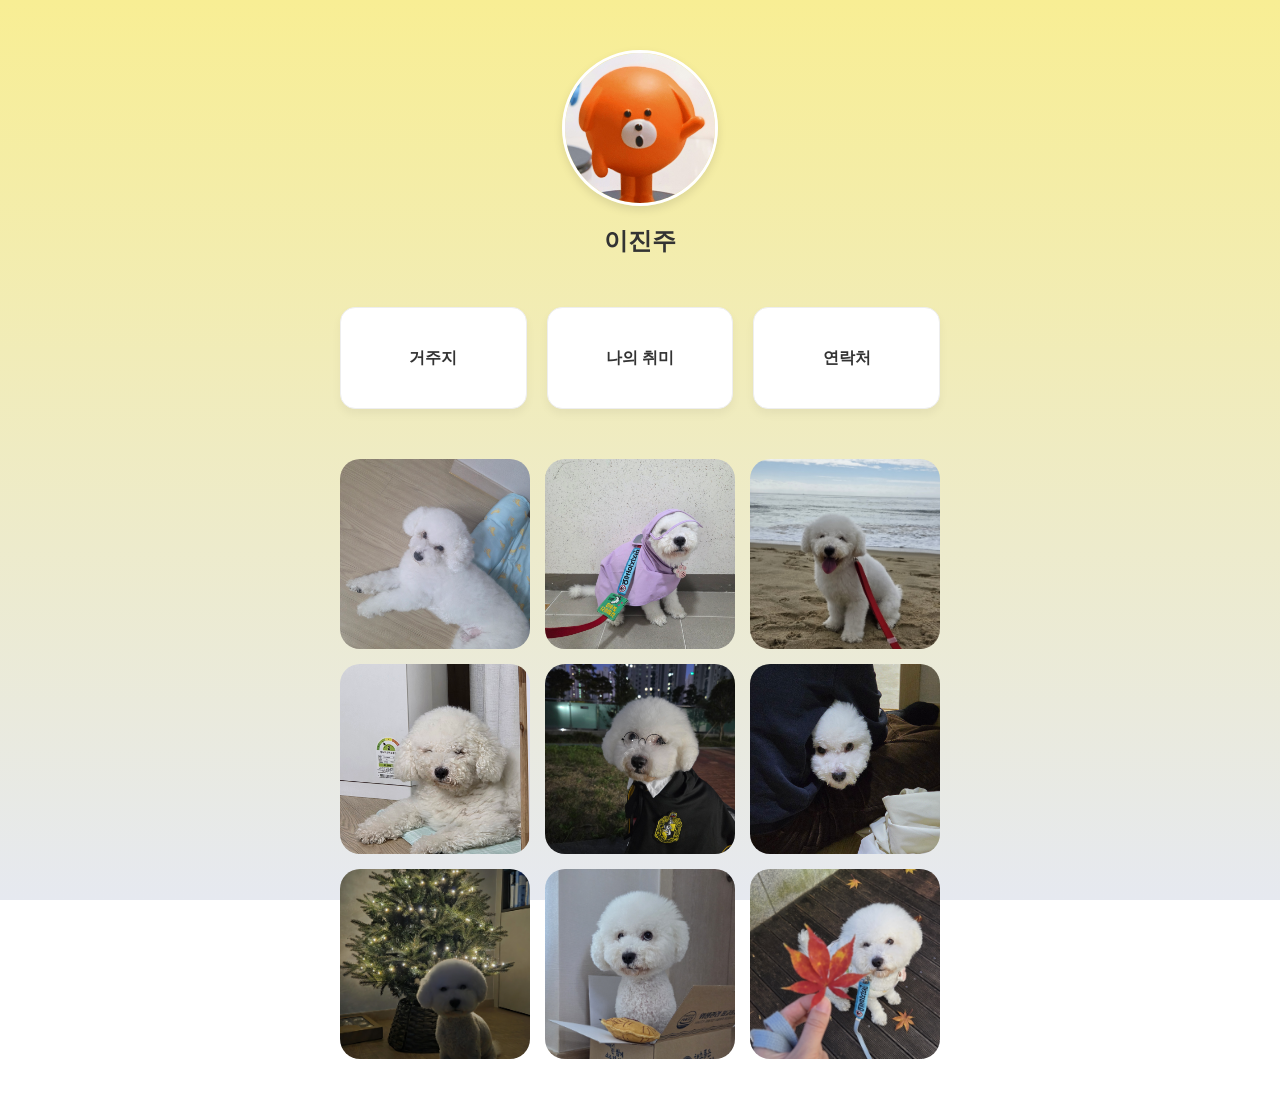
<file: 홈페이지1/index.html>
<!DOCTYPE html>
<html lang="ko">

<head>
    <meta charset="UTF-8">
    <meta name="viewport" content="width=device-width, initial-scale=1.0">
    <title>Welcome My Web</title>
    <style>
        /* 전체 배경 및 폰트 설정 */
        body {
    font-family: 'Pretendard', sans-serif;
    /* 아래에서 위로(to top) 연해지는 그라데이션 */
    /* 아래쪽(#e6e9f0)에서 시작해 위쪽(#ffffff)으로 연해집니다 */
    background: linear-gradient(to top, #e6e9f0 0%, #f8ee94 100%);
    
    /* 배경이 화면 전체를 채우도록 설정 */
    background-attachment: fixed; 
    min-height: 100vh;
    
    display: flex;
    flex-direction: column;
    align-items: center;
    margin: 0;
    padding: 50px 20px;
}

        /* 상단 프로필 섹션 */
        .header {
            text-align: center;
            margin-bottom: 50px;
        }

        .profile-img {
            width: 150px;
            height: 150px;
            border-radius: 50%;
            object-fit: cover;
            border: 3px solid #fff;
            box-shadow: 0 4px 10px rgba(0, 0, 0, 0.1);
        }

        .profile-name {
            margin-top: 15px;
            font-size: 24px;
            font-weight: bold;
            color: #333;
        }

        /* 중단 버튼 그리드 섹션 */
        .button-grid {
            display: grid;
            grid-template-columns: repeat(3, 1fr);
            /* 3열 배열 */
            gap: 20px;
            /* 버튼 사이 간격 */
            max-width: 600px;
            width: 100%;
        }

        /* 버튼 스타일링 */
        .btn {
            display: flex;
            align-items: center;
            justify-content: center;
            height: 100px;
            background-color: #ffffff;
            color: #333;
            text-decoration: none;
            border-radius: 15px;
            /* 모서리가 둥근 직사각형 */
            font-weight: 600;
            box-shadow: 0 5px 10px rgba(0, 0, 0, 0.05);
            transition: all 0.3s ease;
            border: 1px solid #eee;
        }

        /* 버튼 호버(마우스 올렸을 때) 효과 */
        .btn:hover {
            transform: translateY(-5px);
            box-shadow: 0 5px 15px rgba(0, 0, 0, 0.1);
            background-color: #007bff;
            color: white;
            border-color: #007bff;
        }

        /* 모바일 대응 (화면이 작아지면 2열로 변경) */
        @media (max-width: 500px) {
            .button-grid {
                grid-template-columns: repeat(2, 1fr);
            }
        }

        /* 갤러리 그리드 설정 */

        .gallery-grid {

            display: grid;
            grid-template-columns: repeat(3, 1fr);
            /* 3열 */
            gap: 15px;
            max-width: 600px;
            width: 100%;
            margin-top: 50px;
        }

        .gallery-item {
            width: 100%;
            aspect-ratio: 1 / 1;
            /* 정사각형 유지 */
            object-fit: cover;
            border-radius: 20px;
            /* 둥근 모서리 */
            cursor: pointer;
            transition: transform 0.3s ease;
        }

        .gallery-item:hover {
            transform: scale(1.03);
        }

        /* 모달(팝업) 스타일 */
        .modal {
            display: none;
            /* 기본적으로 숨김 */
            position: fixed;
            z-index: 1000;
            left: 0;
            top: 0;
            width: 100%;
            height: 100%;
            background-color: rgba(0, 0, 0, 0.8);
            justify-content: center;
            align-items: center;
        }

        .modal-content {
            max-width: 70%;
            /* 화면의 70% */
            max-height: 80%;
            border-radius: 15px;
            box-shadow: 0 25px 25px rgba(0, 0, 0, 0.5);
        }

        /* 닫기 버튼 */
        .close {
            position: absolute;
            top: 20px;
            right: 30px;
            color: white;
            font-size: 40px;
            font-weight: bold;
            cursor: pointer;
        }

        /* 이전/다음 버튼 */
        .prev,
        .next {
            position: absolute;
            top: 50%;
            color: white;
            font-size: 50px;
            font-weight: bold;
            padding: 16px;
            margin-top: -50px;
            cursor: pointer;
            text-decoration: none;
            user-select: none;
        }

        .prev {
            left: 5%;
        }

        .next {
            right: 5%;
        }
    </style>
</head>

<body>

    <div class="header">
        <img src="profile.jpg" alt="프로필 사진" class="profile-img">
        <div class="profile-name">이진주</div>
    </div>

    <div class="button-grid">
        <a href="1.html" class="btn">거주지</a>
        <a href="2.html" class="btn">나의 취미</a>
        <a href="3.html" class="btn">연락처</a>
    </div>

    <div class="gallery-grid">
        <img src="picture1.jpg" class="gallery-item" onclick="openModal(0)">
        <img src="picture2.jpg" class="gallery-item" onclick="openModal(1)">
        <img src="picture3.jpg" class="gallery-item" onclick="openModal(2)">
        <img src="picture4.jpg" class="gallery-item" onclick="openModal(3)">
        <img src="picture5.jpg" class="gallery-item" onclick="openModal(4)">
        <img src="picture6.jpg" class="gallery-item" onclick="openModal(5)">
        <img src="picture7.jpg" class="gallery-item" onclick="openModal(6)">
        <img src="picture8.jpg" class="gallery-item" onclick="openModal(7)">
        <img src="picture9.jpg" class="gallery-item" onclick="openModal(8)">
    </div>

    <div id="myModal" class="modal">
        <span class="close" onclick="closeModal()">&times;</span>
        <a class="prev" onclick="changeSlide(-1)">&#10094;</a>
        <img class="modal-content" id="img01">
        <a class="next" onclick="changeSlide(1)">&#10095;</a>
    </div>

    <script>
        var modal = document.getElementById("myModal");
        var modalImg = document.getElementById("img01");
        var images = document.getElementsByClassName("gallery-item");
        var currentIndex = 0;

        function openModal(index) {
            modal.style.display = "flex";
            modalImg.src = images[index].src;
            currentIndex = index;
        }

        function closeModal() {
            modal.style.display = "none";
        }

        function changeSlide(n) {
            currentIndex += n;
            if (currentIndex >= images.length) currentIndex = 0;
            if (currentIndex < 0) currentIndex = images.length - 1;
            modalImg.src = images[currentIndex].src;
        }

        window.onclick = function (event) {
            if (event.target == modal) closeModal();
        }

        // --- 여기에서 방금 드린 키보드 코드가 추가됩니다 ---
        document.addEventListener('keydown', function (event) {
            if (modal.style.display === "flex") {
                if (event.key === "ArrowLeft") changeSlide(-1);
                else if (event.key === "ArrowRight") changeSlide(1);
                else if (event.key === "Escape") closeModal();
            }
        });
    </script>
</body>

</html>
</file>
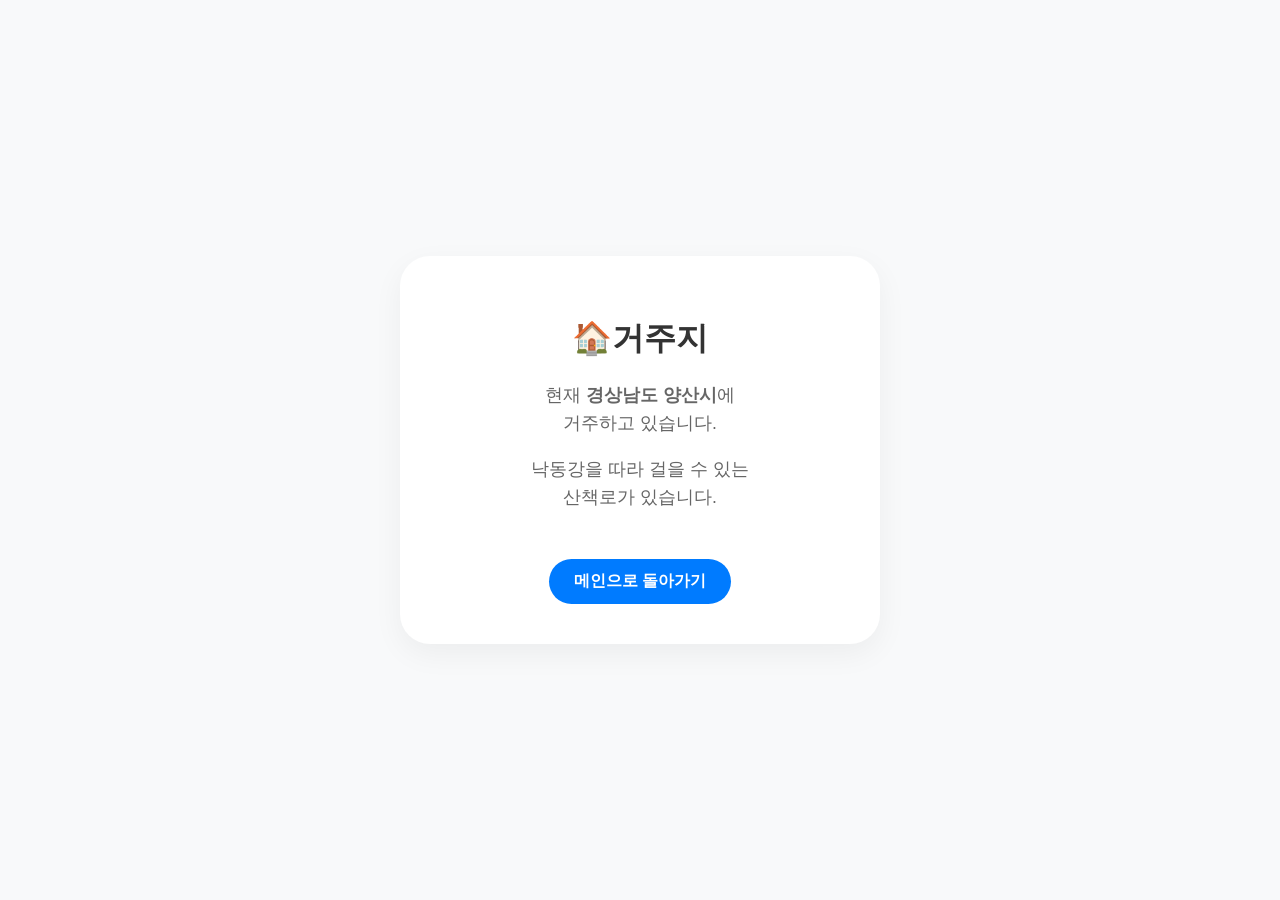
<file: 홈페이지1/1.html>
<!DOCTYPE html>
<html lang="ko">

<head>
    <meta charset="UTF-8">
    <title>거주지 - 상세 정보</title>
    <style>
        body {
            font-family: 'Pretendard', sans-serif;
            background-color: #f8f9fa;
            display: flex;
            justify-content: center;
            align-items: center;
            height: 100vh;
            margin: 0;
        }

        .card {
            background: white;
            padding: 40px;
            border-radius: 30px;
            box-shadow: 0 10px 30px rgba(0, 0, 0, 0.05);
            text-align: center;
            max-width: 400px;
            width: 90%;
        }

        h1 {
            color: #333;
            margin-bottom: 20px;
        }

        p {
            color: #666;
            line-height: 1.6;
            font-size: 1.1rem;
        }

        .back-btn {
            display: inline-block;
            margin-top: 30px;
            padding: 12px 25px;
            background-color: #007bff;
            color: white;
            text-decoration: none;
            border-radius: 50px;
            font-weight: bold;
            transition: 0.3s;
        }

        .back-btn:hover {
            background-color: #0056b3;
            transform: scale(1.05);
        }
    </style>
</head>

<body>
    <div class="card">
        <h1>🏠거주지</h1>
        <p>현재 <b>경상남도 양산시</b>에<br>거주하고 있습니다.</p>
        <p>낙동강을 따라 걸을 수 있는<br>산책로가 있습니다.</p>
        <a href="index.html" class="back-btn">메인으로 돌아가기</a>
    </div>
</body>

</html>
</file>
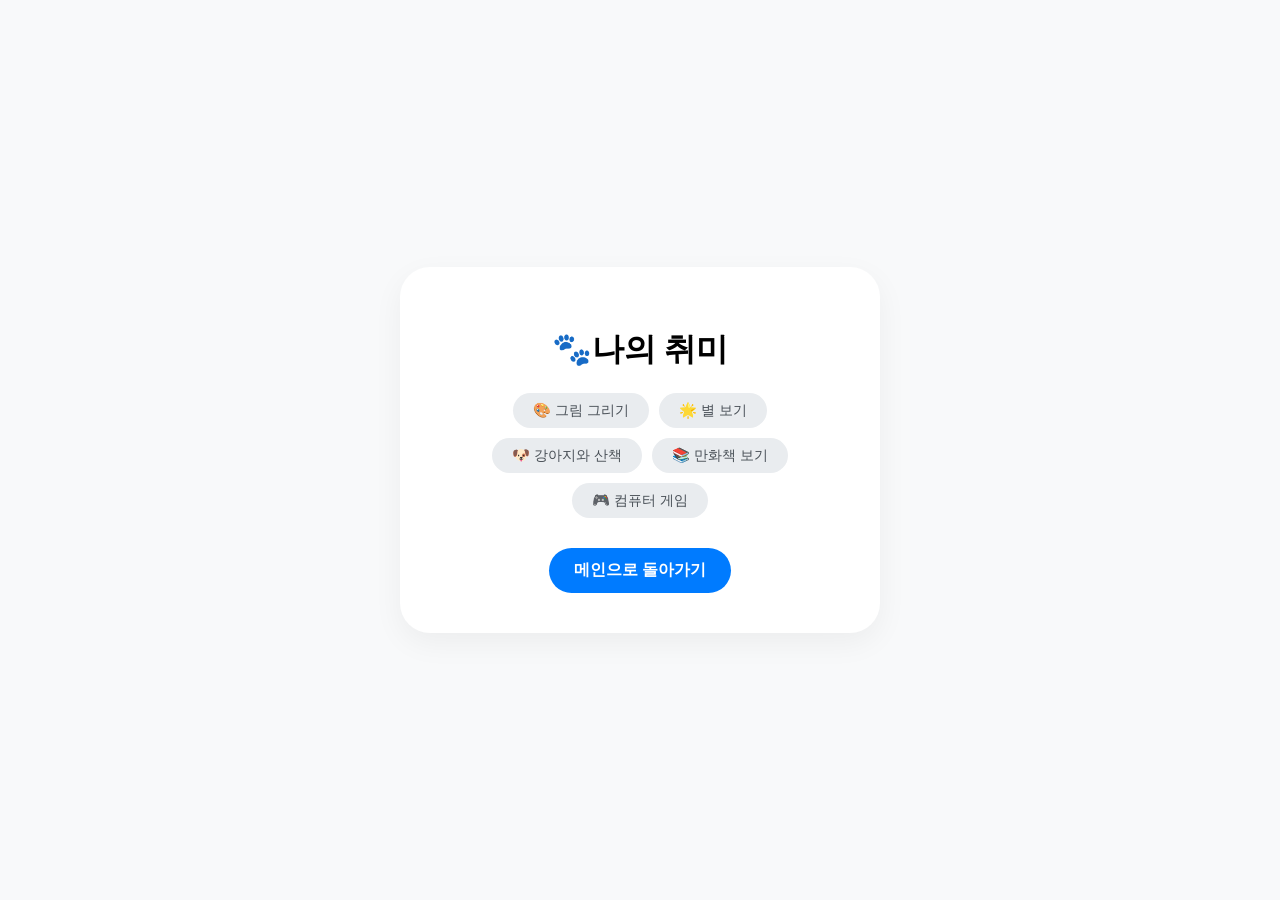
<file: 홈페이지1/2.html>
<!DOCTYPE html>
<html lang="ko">

<head>
    <meta charset="UTF-8">
    <title>나의 취미</title>
    <style>
        body {
            font-family: 'Pretendard', sans-serif;
            background-color: #f8f9fa;
            display: flex;
            justify-content: center;
            align-items: center;
            height: 100vh;
            margin: 0;
        }

        .card {
            background: white;
            padding: 40px;
            border-radius: 30px;
            box-shadow: 0 10px 30px rgba(0, 0, 0, 0.05);
            text-align: center;
            width: 90%;
            max-width: 400px;
        }

        .tag-container {
            display: flex;
            flex-wrap: wrap;
            justify-content: center;
            gap: 10px;
            margin-top: 20px;
        }

        .tag {
            background: #e9ecef;
            padding: 8px 20px;
            border-radius: 20px;
            font-size: 0.9rem;
            color: #495057;
            font-weight: 500;
        }

        .back-btn {
            display: inline-block;
            margin-top: 30px;
            padding: 12px 25px;
            background-color: #007bff;
            color: white;
            text-decoration: none;
            border-radius: 50px;
            font-weight: bold;
            transition: 0.3s;
        }

        .back-btn:hover {
            background-color: #0056b3;
            transform: scale(1.05);
        }
    </style>
</head>

<body>
    <div class="card">
        <h1>🐾나의 취미</h1>
        <div class="tag-container">
            <span class="tag">🎨 그림 그리기</span>
            <span class="tag">🌟 별 보기</span>
            <span class="tag">🐶 강아지와 산책</span>
            <span class="tag">📚 만화책 보기</span>
            <span class="tag">🎮 컴퓨터 게임</span>

        </div>
        <a href="index.html" class="back-btn">메인으로 돌아가기</a>
    </div>
</body>

</html>
</file>
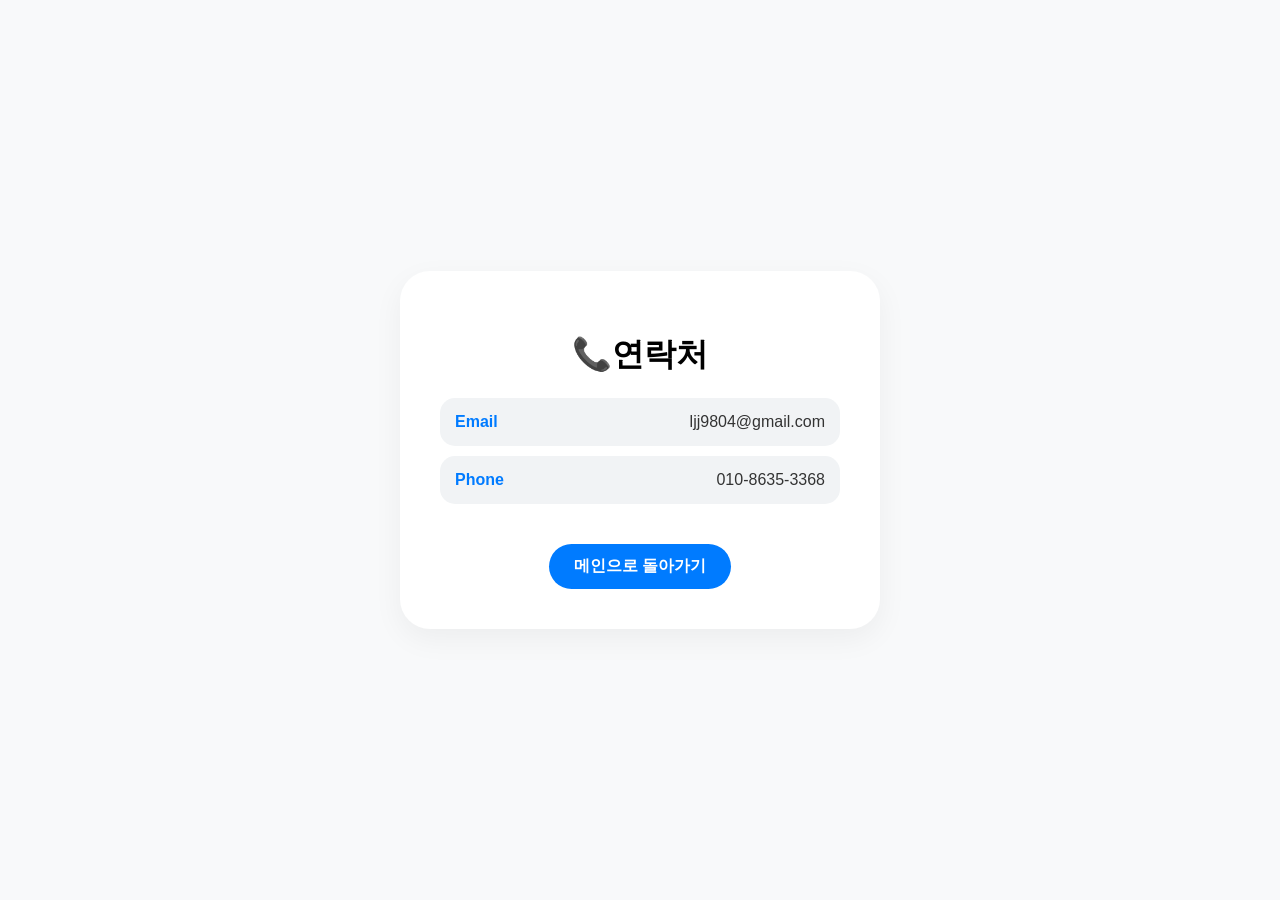
<file: 홈페이지1/3.html>
<!DOCTYPE html>
<html lang="ko">

<head>
    <meta charset="UTF-8">
    <title>연락처</title>
    <style>
        body {
            font-family: 'Pretendard', sans-serif;
            background-color: #f8f9fa;
            display: flex;
            justify-content: center;
            align-items: center;
            height: 100vh;
            margin: 0;
        }

        .card {
            background: white;
            padding: 40px;
            border-radius: 30px;
            box-shadow: 0 10px 30px rgba(0, 0, 0, 0.05);
            text-align: center;
            width: 90%;
            max-width: 400px;
        }

        .info-item {
            background: #f1f3f5;
            margin: 10px 0;
            padding: 15px;
            border-radius: 15px;
            text-align: left;
            display: flex;
            justify-content: space-between;
            align-items: center;
        }

        .info-label {
            font-weight: bold;
            color: #007bff;
        }

        .info-value {
            color: #333;
        }

        .back-btn {
            display: inline-block;
            margin-top: 30px;
            padding: 12px 25px;
            background-color: #007bff;
            color: white;
            text-decoration: none;
            border-radius: 50px;
            font-weight: bold;
            transition: 0.3s;
        }

        .back-btn:hover {
            background-color: #0056b3;
            transform: scale(1.05);
        }
    </style>
</head>

<body>
    <div class="card">
        <h1>📞연락처</h1>
        <div class="info-item">
            <span class="info-label">Email</span>
            <span class="info-value">ljj9804@gmail.com</span>
        </div>
        <div class="info-item">
            <span class="info-label">Phone</span>
            <span class="info-value">010-8635-3368</span>
        </div>
        <a href="index.html" class="back-btn">메인으로 돌아가기</a>
    </div>
</body>

</html>
</file>
